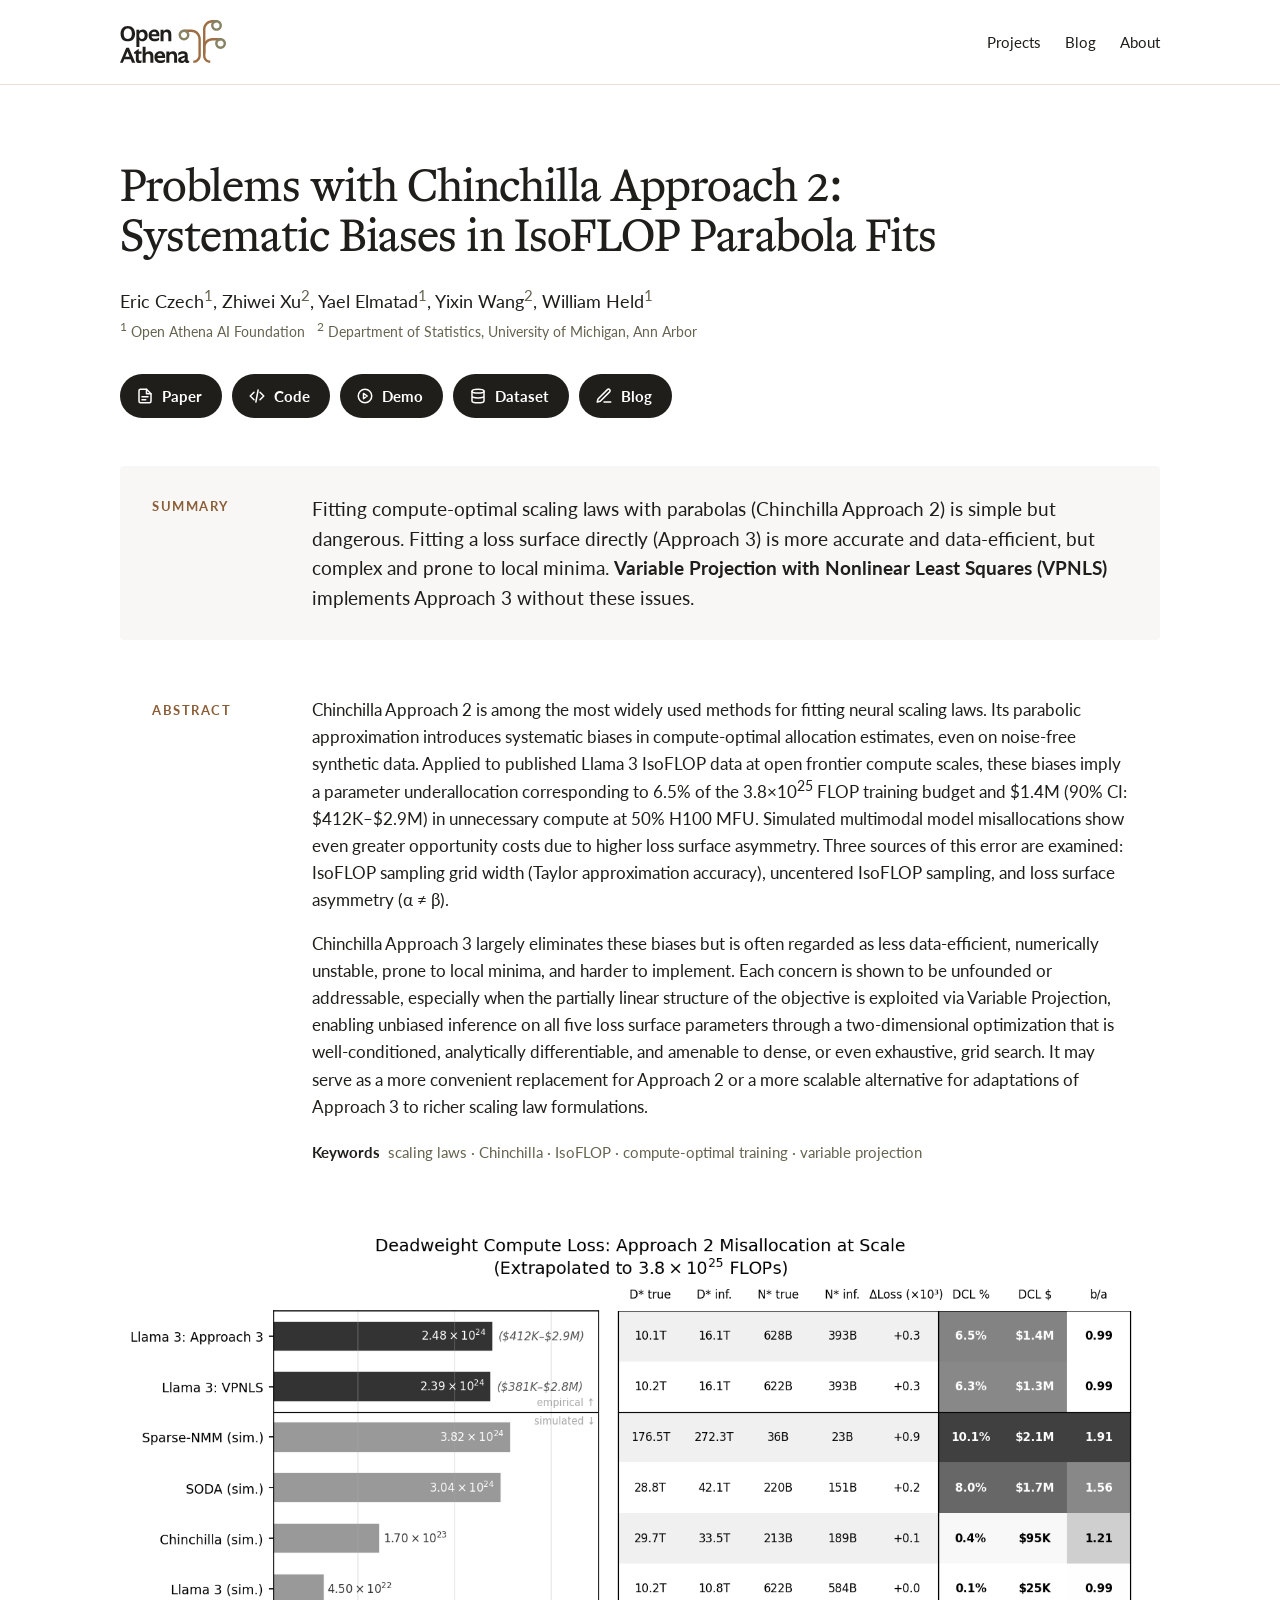
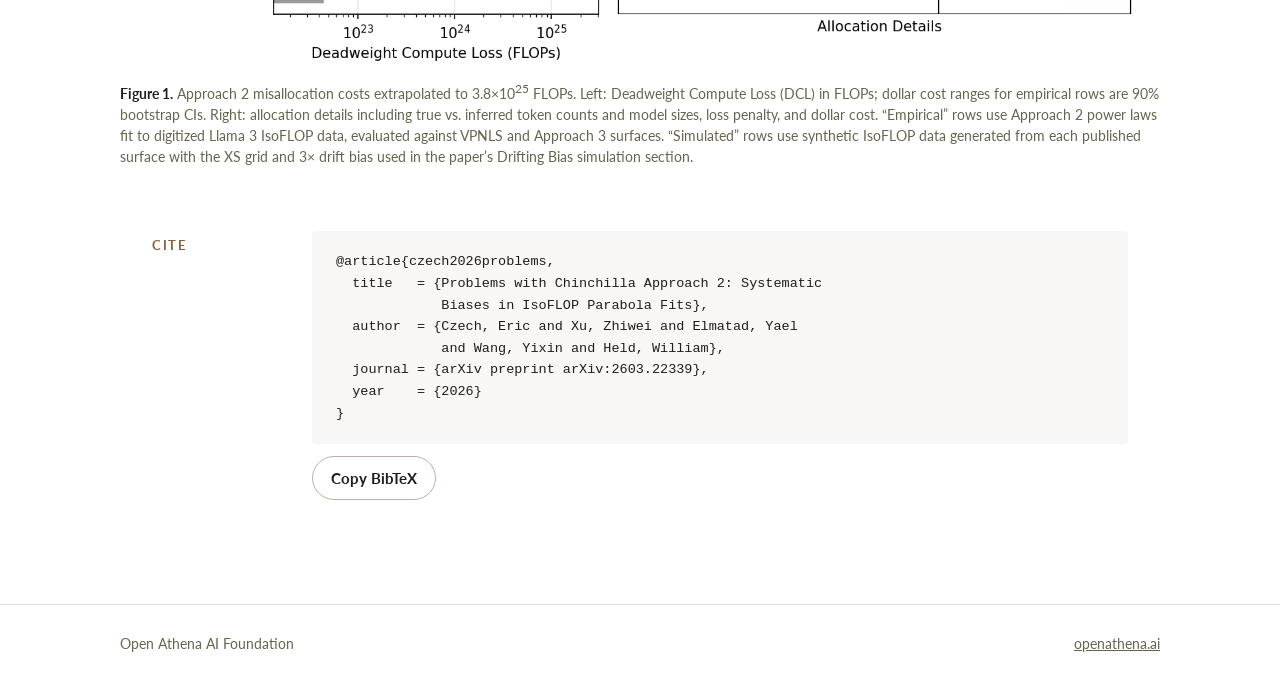
<file: index.html>
<!DOCTYPE html>
<html lang="en">
<head>
  <meta charset="utf-8">
  <meta name="viewport" content="width=device-width, initial-scale=1">
  <meta name="description" content="Systematic biases in Chinchilla Approach 2 and a practical alternative using Variable Projection with Nonlinear Least Squares (VPNLS).">
  <title>Problems with Chinchilla Approach 2: Systematic Biases in IsoFLOP Parabola Fits — Open Athena</title>
  <link rel="preload" href="assets/Herbik-Regular.ttf" as="font" type="font/ttf" crossorigin>
  <link rel="preconnect" href="https://fonts.googleapis.com">
  <link rel="preconnect" href="https://fonts.gstatic.com" crossorigin>
  <link href="https://fonts.googleapis.com/css2?family=Lato:ital,wght@0,400;0,700;1,400&amp;display=swap" rel="stylesheet">
  <link rel="stylesheet" href="assets/style.css">
  <script src="assets/site.js" defer></script>
</head>
<body>
  <a class="skip-link" href="#main">Skip to content</a>
  <header class="site-header">
    <div class="container header-inner">
      <a class="brand" href="https://openathena.ai/">
        <img src="assets/logo.svg" alt="Open Athena" width="96" height="40">
      </a>
      <nav class="main-nav" aria-label="Main">
        <a href="https://openathena.ai/projects/">Projects</a>
        <a href="https://openathena.ai/blog/">Blog</a>
        <a href="https://openathena.ai/about/">About</a>
      </nav>
    </div>
  </header>

  <main class="container" id="main">
    <div class="hero">
      <h1>Problems with Chinchilla Approach 2: Systematic Biases in IsoFLOP Parabola Fits</h1>
      <p class="authors"><span>Eric Czech<sup>1</sup></span>, <span>Zhiwei Xu<sup>2</sup></span>, <span>Yael Elmatad<sup>1</sup></span>, <span>Yixin Wang<sup>2</sup></span>, <span>William Held<sup>1</sup></span></p>
      <p class="affiliations"><span><sup>1</sup> Open Athena AI Foundation</span> <span><sup>2</sup> Department of Statistics, University of Michigan, Ann Arbor</span></p>
    </div>

    <nav class="resources" aria-label="Resources">
      <a href="https://arxiv.org/abs/2603.22339" target="_blank" rel="noopener noreferrer">
        <svg aria-hidden="true" width="18" height="18" viewBox="0 0 24 24" fill="none" stroke="currentColor" stroke-width="2" stroke-linecap="round" stroke-linejoin="round"><path d="M14 3H6a2 2 0 0 0-2 2v14a2 2 0 0 0 2 2h12a2 2 0 0 0 2-2V9z"/><path d="M14 3v6h6M8 13h8M8 17h5"/></svg>
        Paper
      </a>
      <a href="https://github.com/Open-Athena/vpnls" target="_blank" rel="noopener noreferrer">
        <svg aria-hidden="true" width="18" height="18" viewBox="0 0 24 24" fill="none" stroke="currentColor" stroke-width="2" stroke-linecap="round" stroke-linejoin="round"><path d="m8 7-5 5 5 5m8-10 5 5-5 5M13.5 4l-3 16"/></svg>
        Code
      </a>
      <a href="https://claude.ai/public/artifacts/ead15f94-b2b3-4dd8-b7a2-daf1d113e214" target="_blank" rel="noopener noreferrer">
        <svg aria-hidden="true" width="18" height="18" viewBox="0 0 24 24" fill="none" stroke="currentColor" stroke-width="2" stroke-linecap="round" stroke-linejoin="round"><circle cx="12" cy="12" r="9"/><path d="m10 8.5 5 3.5-5 3.5z"/></svg>
        Demo
      </a>
      <a href="https://huggingface.co/datasets/open-athena/isoflop-experiments" target="_blank" rel="noopener noreferrer">
        <svg aria-hidden="true" width="18" height="18" viewBox="0 0 24 24" fill="none" stroke="currentColor" stroke-width="2" stroke-linecap="round" stroke-linejoin="round"><ellipse cx="12" cy="5.5" rx="8" ry="2.5"/><path d="M4 5.5v13c0 1.4 3.6 2.5 8 2.5s8-1.1 8-2.5v-13M4 12c0 1.4 3.6 2.5 8 2.5s8-1.1 8-2.5"/></svg>
        Dataset
      </a>
      <a href="https://openathena.ai/blog/problems-with-chinchilla-approach-2/" target="_blank" rel="noopener noreferrer">
        <svg aria-hidden="true" width="18" height="18" viewBox="0 0 24 24" fill="none" stroke="currentColor" stroke-width="2" stroke-linecap="round" stroke-linejoin="round"><path d="M12 20h9M16.5 3.5a2.1 2.1 0 0 1 3 3L7 19l-4 1 1-4z"/></svg>
        Blog
      </a>
    </nav>

    <section class="section summary" aria-labelledby="tldr">
      <h2 id="tldr">Summary</h2>
      <p class="section-content">Fitting compute-optimal scaling laws with parabolas (Chinchilla Approach 2) is simple but dangerous. Fitting a loss surface directly (Approach 3) is more accurate and data-efficient, but complex and prone to local minima. <strong>Variable Projection with Nonlinear Least Squares (VPNLS)</strong> implements Approach 3 without these issues.</p>
    </section>

    <section class="section abstract" aria-labelledby="abstract">
      <h2 id="abstract">Abstract</h2>
      <div class="section-content">
        <p>Chinchilla Approach 2 is among the most widely used methods for fitting neural scaling laws. Its parabolic approximation introduces systematic biases in compute-optimal allocation estimates, even on noise-free synthetic data. Applied to published Llama 3 IsoFLOP data at open frontier compute scales, these biases imply a parameter underallocation corresponding to 6.5% of the 3.8×10<sup>25</sup> FLOP training budget and $1.4M (90% CI: $412K–$2.9M) in unnecessary compute at 50% H100 MFU. Simulated multimodal model misallocations show even greater opportunity costs due to higher loss surface asymmetry. Three sources of this error are examined: IsoFLOP sampling grid width (Taylor approximation accuracy), uncentered IsoFLOP sampling, and loss surface asymmetry (α ≠ β).</p>
        <p>Chinchilla Approach 3 largely eliminates these biases but is often regarded as less data-efficient, numerically unstable, prone to local minima, and harder to implement. Each concern is shown to be unfounded or addressable, especially when the partially linear structure of the objective is exploited via Variable Projection, enabling unbiased inference on all five loss surface parameters through a two-dimensional optimization that is well-conditioned, analytically differentiable, and amenable to dense, or even exhaustive, grid search. It may serve as a more convenient replacement for Approach 2 or a more scalable alternative for adaptations of Approach 3 to richer scaling law formulations.</p>
        <p class="keywords"><strong>Keywords</strong>&nbsp;&nbsp;scaling laws · Chinchilla · IsoFLOP · compute-optimal training · variable projection</p>
      </div>
    </section>

    <figure>
      <a class="figure-link" href="assets/compute-allocation-errors.png" target="_blank" rel="noopener" aria-label="Open the compute allocation figure at full resolution">
        <img src="assets/compute-allocation-errors.png" alt="Approach 2 misallocation costs at 3.8×10²⁵ FLOPs. The empirical Llama 3 comparison with Approach 3 shows 6.5% deadweight compute loss, valued at $1.4M, with a 90% confidence interval of $412K–$2.9M." width="1517" height="647" loading="lazy">
      </a>
      <figcaption><strong>Figure 1.</strong> Approach 2 misallocation costs extrapolated to 3.8×10<sup>25</sup> FLOPs. Left: Deadweight Compute Loss (DCL) in FLOPs; dollar cost ranges for empirical rows are 90% bootstrap CIs. Right: allocation details including true vs. inferred token counts and model sizes, loss penalty, and dollar cost. “Empirical” rows use Approach 2 power laws fit to digitized Llama 3 IsoFLOP data, evaluated against VPNLS and Approach 3 surfaces. “Simulated” rows use synthetic IsoFLOP data generated from each published surface with the XS grid and 3× drift bias used in the paper’s Drifting Bias simulation section.</figcaption>
    </figure>

    <section class="section citation" aria-labelledby="cite">
      <h2 id="cite">Cite</h2>
      <div class="section-content">
        <pre tabindex="0" aria-label="BibTeX citation"><code id="bibtex">@article{czech2026problems,
  title   = {Problems with Chinchilla Approach 2: Systematic
             Biases in IsoFLOP Parabola Fits},
  author  = {Czech, Eric and Xu, Zhiwei and Elmatad, Yael
             and Wang, Yixin and Held, William},
  journal = {arXiv preprint arXiv:2603.22339},
  year    = {2026}
}</code></pre>
        <button class="copy-button" id="copy-bibtex" type="button" hidden>Copy BibTeX</button>
        <span class="visually-hidden" id="copy-status" role="status"></span>
      </div>
    </section>
  </main>

  <footer class="site-footer">
    <div class="container footer-inner">
      <span>Open Athena AI Foundation</span>
      <a href="https://openathena.ai/">openathena.ai</a>
    </div>
  </footer>
</body>
</html>
</file>
<file: assets/style.css>
@font-face {
  font-family: Herbik;
  src: url("Herbik-Regular.ttf") format("truetype");
  font-weight: 400;
  font-style: normal;
  font-display: swap;
}

:root {
  color: #1f1e1b;
  background: #fff;
  font-family: Lato, system-ui, sans-serif;
  font-size: 17px;
  line-height: 1.6;
  --muted: #66634f;
  --panel: #f8f7f6;
  --border: #e6e0da;
}

* { box-sizing: border-box; }
body { margin: 0; }
p { margin: 0; }
a { color: #224a82; }
a:hover { color: #16325a; }
a:focus-visible, button:focus-visible, pre:focus-visible {
  outline: 3px solid #224a82;
  outline-offset: 5px;
}
sup { line-height: 0; }

.container {
  width: 100%;
  max-width: 1088px;
  margin-inline: auto;
  padding-inline: 24px;
}

.site-header { border-bottom: 1px solid var(--border); }
.header-inner {
  padding-block: 20px;
  display: flex;
  flex-wrap: wrap;
  align-items: center;
  justify-content: space-between;
  gap: 16px;
}
.brand { display: flex; }
.brand img { display: block; height: 44px; width: auto; }
.main-nav {
  display: flex;
  flex-wrap: wrap;
  gap: 24px;
  font-size: 15px;
}
.main-nav a { color: inherit; text-decoration: none; }
.main-nav a:hover { text-decoration: underline; text-underline-offset: 4px; }

main.container { padding-top: 56px; padding-bottom: 32px; }
.hero { max-width: 820px; }
h1 {
  margin: 20px 0 0;
  font-family: Herbik, Georgia, serif;
  font-weight: 400;
  font-size: 46px;
  line-height: 1.08;
  letter-spacing: -0.02em;
}
.authors { margin-top: 28px; font-size: 18px; line-height: 1.5; }
.authors span { white-space: nowrap; }
.authors sup { color: var(--muted); }
.affiliations {
  display: flex;
  flex-wrap: wrap;
  gap: 4px 12px;
  margin-top: 6px;
  font-size: 14px;
  color: var(--muted);
  line-height: 1.5;
}

.resources { margin-top: 32px; display: flex; flex-wrap: wrap; gap: 10px; }
.resources a {
  display: inline-flex;
  align-items: center;
  gap: 8px;
  min-height: 44px;
  padding: 0 20px 0 16px;
  border-radius: 999px;
  background: #1f1e1b;
  color: #fff;
  text-decoration: none;
  font-size: 15px;
  font-weight: 700;
}
.resources a:hover { background: #454239; }
.resources svg { flex-shrink: 0; }

.section { display: flex; flex-wrap: wrap; gap: 12px 40px; padding-inline: 32px; }
.section h2 {
  margin: 0;
  flex: 0 0 120px;
  font-size: 13px;
  font-weight: 700;
  letter-spacing: 0.12em;
  text-transform: uppercase;
  color: #8a5d37;
  line-height: 2.2;
}
.section-content { flex: 1 1 420px; min-width: 0; }
.section-content > p + p { margin-top: 16px; }
.summary { margin-top: 48px; padding-block: 28px; background: var(--panel); border-radius: 4px; }
.summary h2 { line-height: 1.9; }
.summary p { font-size: 19px; line-height: 1.55; }
.abstract { margin-top: 56px; }
.section-content > .keywords { margin-top: 20px; font-size: 15px; color: var(--muted); }
.keywords strong { color: #1f1e1b; }

figure { margin: 64px 0 0; }
.figure-link { display: block; }
.figure-link img { display: block; width: 100%; height: auto; }
figcaption { margin-top: 12px; font-size: 14px; color: var(--muted); line-height: 1.5; }
figcaption strong { color: #1f1e1b; }

.citation { margin-top: 64px; }
pre {
  margin: 0;
  padding: 20px 24px;
  border-radius: 4px;
  overflow-x: auto;
  background: var(--panel);
  font-family: ui-monospace, "SF Mono", Menlo, monospace;
  font-size: 13.5px;
  line-height: 1.6;
}
code { font: inherit; }
.copy-button {
  margin-top: 12px;
  min-height: 44px;
  padding: 0 18px;
  border-radius: 999px;
  border: 1px solid #bdb1a5;
  background: #fff;
  color: inherit;
  font: 700 15px Lato, system-ui, sans-serif;
  cursor: pointer;
}
.copy-button:hover { background: var(--panel); }
.site-footer { margin-top: 72px; border-top: 1px solid var(--border); }
.footer-inner {
  padding-block: 28px 40px;
  display: flex;
  flex-wrap: wrap;
  justify-content: space-between;
  gap: 12px;
  font-size: 14px;
  color: var(--muted);
}
.footer-inner a { color: inherit; }

.skip-link { position: absolute; top: 8px; left: 24px; padding: 8px 16px; background: #fff; transform: translateY(-200%); z-index: 1; }
.skip-link:focus { transform: none; }
.visually-hidden { position: absolute; width: 1px; height: 1px; padding: 0; margin: -1px; overflow: hidden; clip-path: inset(50%); white-space: nowrap; border: 0; }

@media (max-width: 640px) {
  main.container { padding-top: 28px; }
  h1 { font-size: clamp(30px, 7.8vw, 40px); line-height: 1.12; }
  .authors { font-size: 17px; margin-top: 24px; }
  .section { padding-inline: 0; }
  .section h2 { flex-basis: 100%; }
  .summary { padding: 20px; margin-top: 36px; }
  .summary p { font-size: 18px; }
  .abstract { margin-top: 36px; }
  figure, .citation { margin-top: 40px; }
  .site-footer { margin-top: 40px; }
}
</file>
